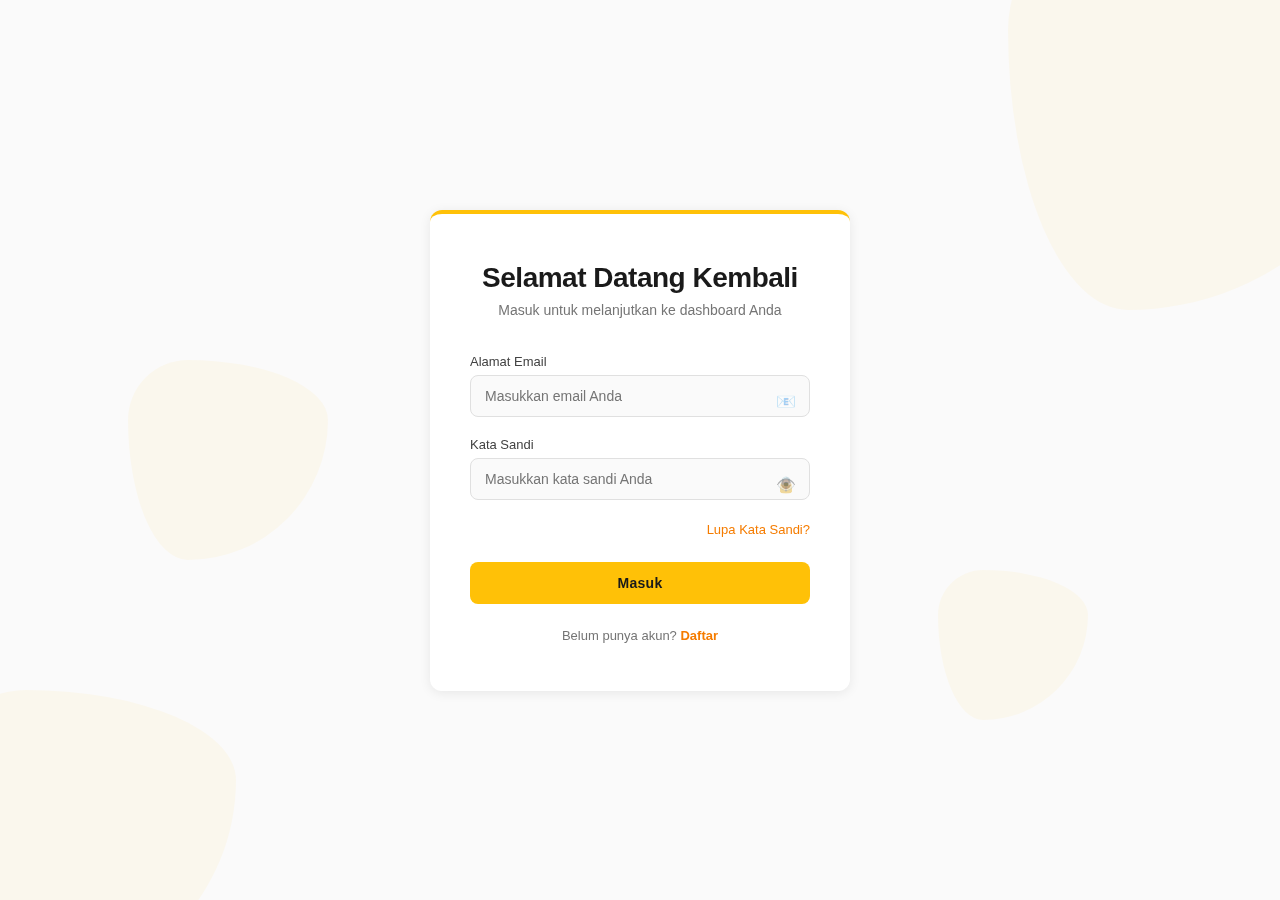
<file: index.html>
<!DOCTYPE html>
<html lang="id">
<head>
    <meta charset="UTF-8">
    <meta name="viewport" content="width=device-width, initial-scale=1.0">
    <title>Masuk - Dashboard UT</title>
    <link rel="stylesheet" href="css/login.css">
</head>
<body>
    <div class="container">
        <div class="login-box">
            <div class="login-header">
                <h1>Selamat Datang Kembali</h1>
                <p>Masuk untuk melanjutkan ke dashboard Anda</p>
            </div>
            
            <form id="loginForm" class="login-form">
                <div class="form-group">
                    <label for="email">Alamat Email</label>
                    <input type="email" id="email" name="email" placeholder="Masukkan email Anda" required>
                    <span class="input-icon">📧</span>
                </div>
                
                <div class="form-group">
                    <label for="password">Kata Sandi</label>
                    <input type="password" id="password" name="password" placeholder="Masukkan kata sandi Anda" required>
                    <span class="input-icon">🔒</span>
                    <span class="toggle-password" id="togglePassword">👁️</span>
                </div>
                
                <div class="error-message" id="errorMessage"></div>
                
                <div class="forgot-password">
                    <a href="#" id="forgotPasswordLink">Lupa Kata Sandi?</a>
                </div>
                
                <button type="submit" class="btn-login">
                    <span class="btn-text">Masuk</span>
                    <span class="btn-loader"></span>
                </button>
                
                <div class="signup-link">
                    Belum punya akun? <a href="#" id="signupLink">Daftar</a>
                </div>
            </form>
        </div>
        
        <!-- Signup Modal -->
        <div class="modal" id="signupModal">
            <div class="modal-content">
                <span class="close-modal" id="closeSignup">&times;</span>
                <h2>Buat Akun</h2>
                <p class="modal-subtitle">Bergabunglah dengan kami hari ini!</p>
                
                <form id="signupForm">
                    <div class="form-group">
                        <label for="signupName">Nama Lengkap</label>
                        <input type="text" id="signupName" placeholder="Masukkan nama Anda" required>
                    </div>
                    
                    <div class="form-group">
                        <label for="signupEmail">Alamat Email</label>
                        <input type="email" id="signupEmail" placeholder="Masukkan email Anda" required>
                    </div>
                    
                    <div class="form-group">
                        <label for="signupPassword">Kata Sandi</label>
                        <input type="password" id="signupPassword" placeholder="Buat kata sandi" required>
                    </div>
                    
                    <div class="form-group">
                        <label for="signupRole">Peran</label>
                        <select id="signupRole" required>
                            <option value="">Pilih peran Anda</option>
                            <option value="UPBJJ-UT">UPBJJ-UT</option>
                            <option value="Puslaba">Puslaba</option>
                            <option value="Fakultas">Fakultas</option>
                            <option value="Administrator">Administrator</option>
                        </select>
                    </div>
                    
                    <button type="submit" class="btn-login">Buat Akun</button>
                </form>
            </div>
        </div>
        
        <!-- Forgot Password Modal -->
        <div class="modal" id="forgotPasswordModal">
            <div class="modal-content">
                <span class="close-modal" id="closeForgot">&times;</span>
                <h2>Reset Kata Sandi</h2>
                <p class="modal-subtitle">Masukkan email Anda untuk menerima instruksi reset</p>
                
                <form id="forgotPasswordForm">
                    <div class="form-group">
                        <label for="forgotEmail">Alamat Email</label>
                        <input type="email" id="forgotEmail" placeholder="Masukkan email Anda" required>
                    </div>
                    
                    <button type="submit" class="btn-login">Kirim Link Reset</button>
                </form>
                
                <div id="forgotMessage" class="success-message"></div>
            </div>
        </div>
        
        <!-- Background Animation -->
        <div class="background-animation">
            <div class="shape shape-1"></div>
            <div class="shape shape-2"></div>
            <div class="shape shape-3"></div>
            <div class="shape shape-4"></div>
        </div>
    </div>
    
    <script src="js/data.js"></script>
    <script src="js/script.js"></script>
</body>
</html>
</file>
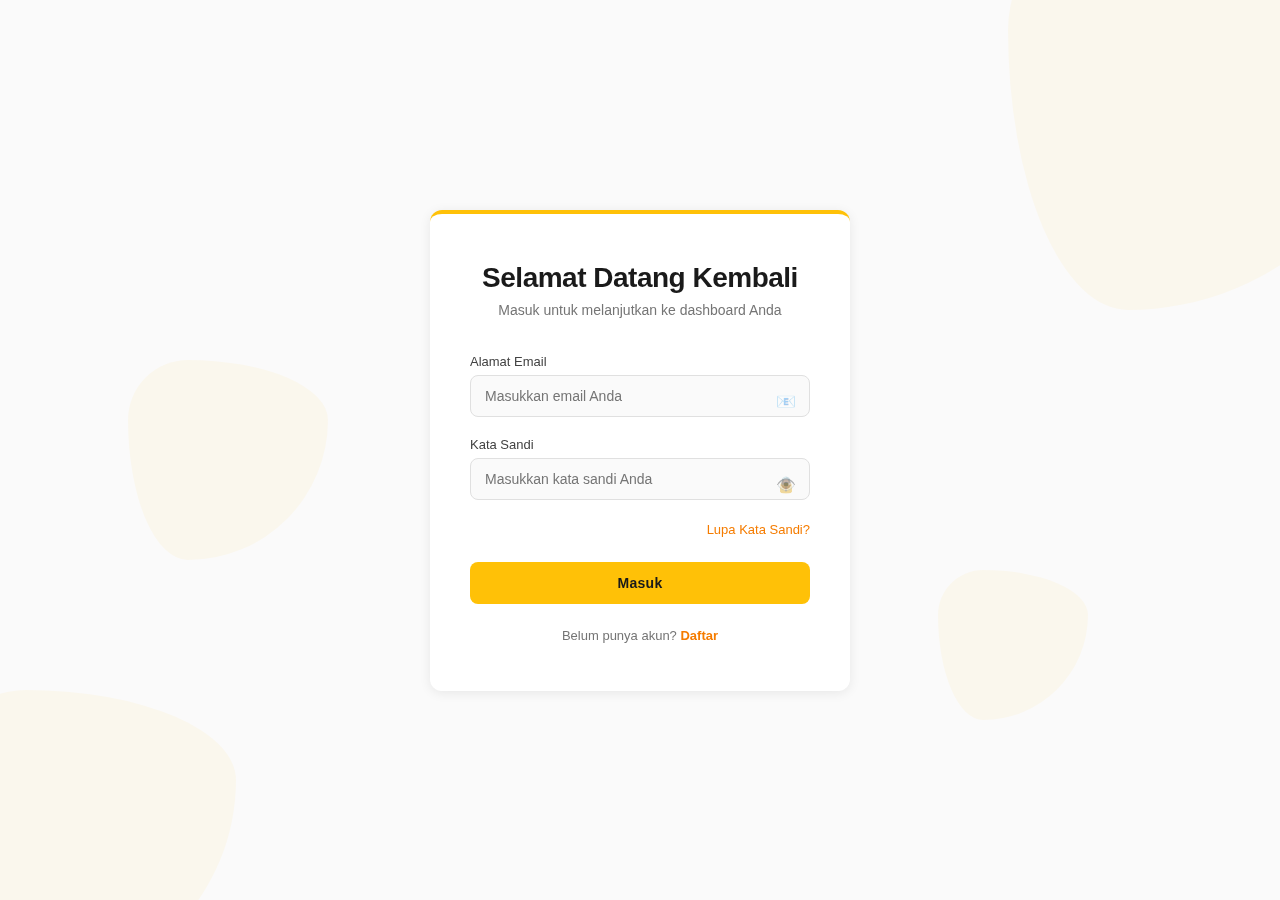
<file: dashboard.html>
<!DOCTYPE html>
<html lang="id">
<head>
    <meta charset="UTF-8">
    <meta name="viewport" content="width=device-width, initial-scale=1.0">
    <title>Dashboard - Sistem UT</title>
    <link rel="stylesheet" href="css/dashboard.css">
</head>
<body>
    <!-- Header -->
    <header class="header">
        <div class="header-container">
            <div class="logo">
                <span class="logo-icon">📚</span>
                <span class="logo-text">Sistem UT</span>
            </div>
            
            <nav class="main-nav" id="mainNav">
                <a href="dashboard.html" class="nav-link active">
                    <span class="nav-icon">🏠</span>
                    <span>Beranda</span>
                </a>
                <a href="stock.html" class="nav-link">
                    <span class="nav-icon">📖</span>
                    <span>Materi</span>
                </a>
                <a href="tracking.html" class="nav-link">
                    <span class="nav-icon">📦</span>
                    <span>Pelacakan</span>
                </a>
                <a href="#" class="nav-link" data-page="reports">
                    <span class="nav-icon">📊</span>
                    <span>Laporan</span>
                </a>
                <a href="#" class="nav-link" data-page="summary">
                    <span class="nav-icon">📋</span>
                    <span>Ringkasan</span>
                </a>
                <a href="#" class="nav-link" data-page="history">
                    <span class="nav-icon">🕒</span>
                    <span>Riwayat</span>
                </a>
            </nav>
            
            <button class="mobile-menu-toggle" id="mobileMenuToggle">
                <span></span>
                <span></span>
                <span></span>
            </button>
            
            <div class="header-right">
                <div class="user-info">
                    <span class="user-name" id="userName">Pengguna</span>
                    <span class="user-role" id="userRole">Peran</span>
                </div>
                <button class="logout-btn" id="logoutBtn">Keluar</button>
            </div>
        </div>
    </header>

    <!-- Main Content -->
    <main class="main-content" id="mainContent">
        <!-- Greeting Section -->
        <section class="greeting-section">
            <div class="greeting-content">
                <h1 class="greeting-title" id="greetingTitle">Selamat Pagi</h1>
                <p class="greeting-subtitle" id="greetingSubtitle">Selamat datang kembali, <span id="greetingName">Pengguna</span>!</p>
                <p class="greeting-date" id="greetingDate"></p>
            </div>
            <div class="greeting-icon">
                <span id="greetingEmoji">☀️</span>
            </div>
        </section>

        <!-- Dashboard Cards -->
        <section class="dashboard-cards">
            <div class="card card-primary" onclick="window.location.href='stock.html'">
                <div class="card-icon">📖</div>
                <div class="card-content">
                    <h3>Materi Pembelajaran</h3>
                    <p>Lihat dan kelola materi pengajaran</p>
                </div>
                <div class="card-arrow">→</div>
            </div>

            <div class="card card-secondary" onclick="window.location.href='tracking.html'">
                <div class="card-icon">📦</div>
                <div class="card-content">
                    <h3>Pelacakan Pengiriman</h3>
                    <p>Lacak kiriman Anda</p>
                </div>
                <div class="card-arrow">→</div>
            </div>

            <div class="card card-accent" data-page="reports">
                <div class="card-icon">📊</div>
                <div class="card-content">
                    <h3>Laporan</h3>
                    <p>Buat dan lihat laporan</p>
                </div>
                <div class="card-arrow">→</div>
            </div>

            <div class="card card-info" data-page="monitoring">
                <div class="card-icon">📈</div>
                <div class="card-content">
                    <h3>Pemantauan Progres</h3>
                    <p>Lacak progres pesanan pengiriman</p>
                </div>
                <div class="card-arrow">→</div>
            </div>

            <div class="card card-success" data-page="summary">
                <div class="card-icon">📋</div>
                <div class="card-content">
                    <h3>Ringkasan Materi</h3>
                    <p>Lihat statistik materi</p>
                </div>
                <div class="card-arrow">→</div>
            </div>

            <div class="card card-warning" data-page="history">
                <div class="card-icon">🕒</div>
                <div class="card-content">
                    <h3>Riwayat Transaksi</h3>
                    <p>Lihat transaksi sebelumnya</p>
                </div>
                <div class="card-arrow">→</div>
            </div>
        </section>

        <!-- Quick Stats -->
        <section class="quick-stats">
            <h2 class="section-title">Gambaran Umum</h2>
            <div class="stats-grid">
                <div class="stat-card">
                    <div class="stat-icon">📦</div>
                    <div class="stat-info">
                        <p class="stat-label">Total Materi</p>
                        <p class="stat-value" id="totalMaterials">0</p>
                    </div>
                </div>
                <div class="stat-card">
                    <div class="stat-icon">✅</div>
                    <div class="stat-info">
                        <p class="stat-label">Terkirim</p>
                        <p class="stat-value" id="deliveredCount">0</p>
                    </div>
                </div>
                <div class="stat-card">
                    <div class="stat-icon">🚚</div>
                    <div class="stat-info">
                        <p class="stat-label">Dalam Perjalanan</p>
                        <p class="stat-value" id="inTransitCount">0</p>
                    </div>
                </div>
                <div class="stat-card">
                    <div class="stat-icon">📊</div>
                    <div class="stat-info">
                        <p class="stat-label">Total Stok</p>
                        <p class="stat-value" id="totalStock">0</p>
                    </div>
                </div>
            </div>
        </section>

        <!-- Recent Materials -->
        <section class="recent-materials">
            <h2 class="section-title">Materi Terbaru</h2>
            <div class="materials-preview" id="materialsPreview">
                <!-- Material preview will be inserted here -->
            </div>
        </section>
    </main>

    <script src="js/data.js"></script>
    <script src="js/dashboard.js"></script>
</body>
</html>
</file>
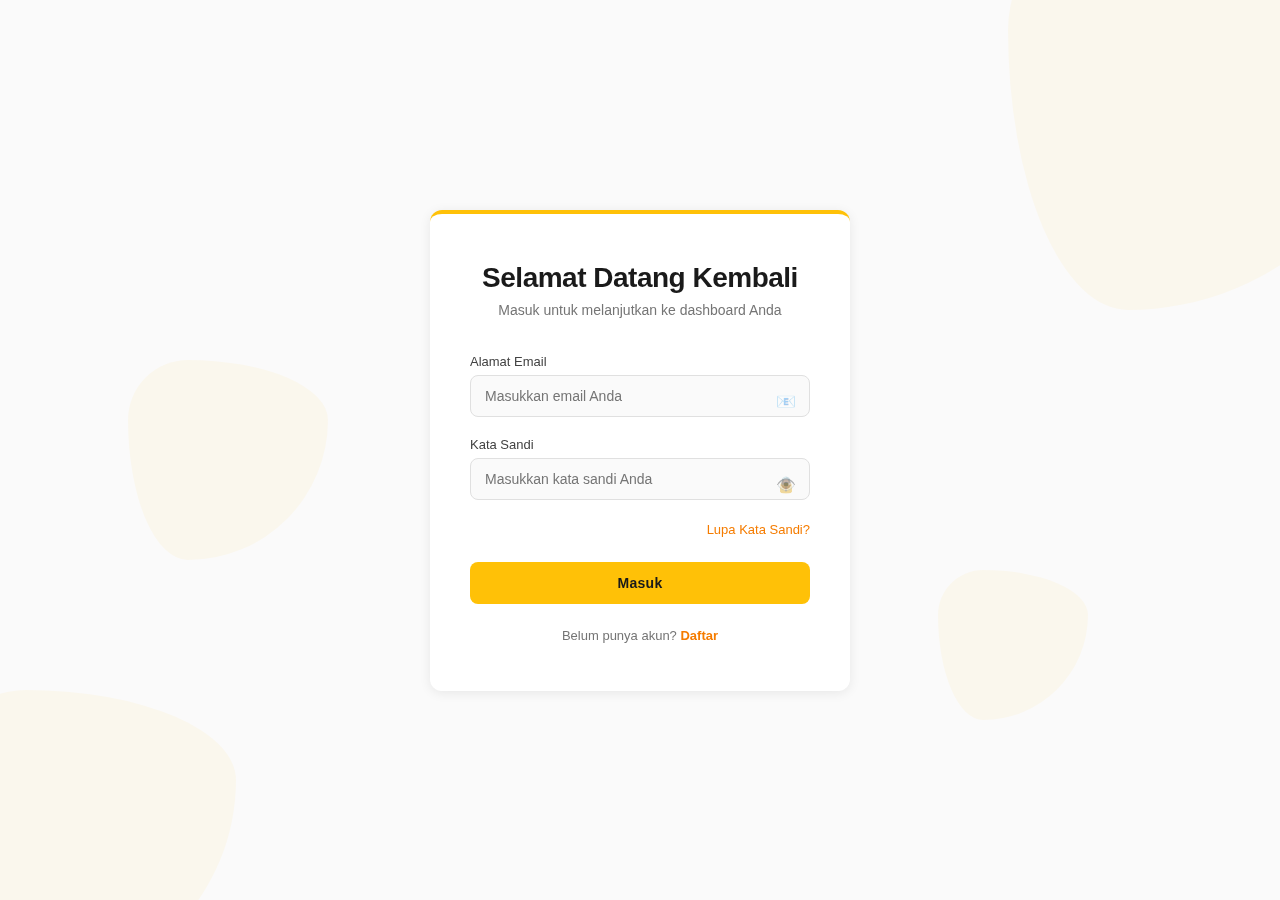
<file: stock.html>
<!DOCTYPE html>
<html lang="id">
<head>
    <meta charset="UTF-8">
    <meta name="viewport" content="width=device-width, initial-scale=1.0">
    <title>Materi Pembelajaran - Sistem UT</title>
    <link rel="stylesheet" href="css/dashboard.css">
    <link rel="stylesheet" href="css/stock.css">
</head>
<body>
    <!-- Header -->
    <header class="header">
        <div class="header-container">
            <div class="logo">
                <span class="logo-icon">📚</span>
                <span class="logo-text">Sistem UT</span>
            </div>
            
            <nav class="main-nav" id="mainNav">
                <a href="dashboard.html" class="nav-link">
                    <span class="nav-icon">🏠</span>
                    <span>Beranda</span>
                </a>
                <a href="stock.html" class="nav-link active">
                    <span class="nav-icon">📖</span>
                    <span>Materi</span>
                </a>
                <a href="tracking.html" class="nav-link">
                    <span class="nav-icon">📦</span>
                    <span>Pelacakan</span>
                </a>
                <a href="#" class="nav-link" data-page="reports">
                    <span class="nav-icon">📊</span>
                    <span>Laporan</span>
                </a>
                <a href="#" class="nav-link" data-page="summary">
                    <span class="nav-icon">📋</span>
                    <span>Ringkasan</span>
                </a>
                <a href="#" class="nav-link" data-page="history">
                    <span class="nav-icon">🕒</span>
                    <span>Riwayat</span>
                </a>
            </nav>
            
            <button class="mobile-menu-toggle" id="mobileMenuToggle">
                <span></span>
                <span></span>
                <span></span>
            </button>
            
            <div class="header-right">
                <div class="user-info">
                    <span class="user-name" id="userName">Pengguna</span>
                    <span class="user-role" id="userRole">Peran</span>
                </div>
                <button class="logout-btn" id="logoutBtn">Keluar</button>
            </div>
        </div>
    </header>

    <!-- Main Content -->
    <main class="main-content">
        <div class="page-header">
            <div>
                <h1>📖 Stok Materi Pembelajaran</h1>
                <p>Kelola inventori materi pengajaran Anda</p>
            </div>
            <button class="btn-add" id="btnAddMaterial">
                <span>➕</span>
                Tambah Materi Baru
            </button>
        </div>

        <!-- Search and Filter -->
        <section class="toolbar">
            <div class="search-box">
                <input 
                    type="text" 
                    id="searchInput" 
                    placeholder="Cari materi..."
                    class="search-input"
                >
            </div>
            <div class="filter-box">
                <select id="filterLocation" class="filter-select">
                    <option value="">Semua Lokasi</option>
                </select>
            </div>
        </section>

        <!-- Materials Grid -->
        <section class="materials-grid" id="materialsGrid">
            <!-- Material cards will be inserted here -->
        </section>

        <!-- No Results -->
        <section class="no-materials" id="noMaterials" style="display: none;">
            <div class="no-materials-icon">📭</div>
            <h3>Materi tidak ditemukan</h3>
            <p>Coba sesuaikan pencarian atau filter Anda</p>
        </section>
    </main>

    <!-- Add/Edit Material Dialog -->
    <div class="dialog-overlay" id="dialogOverlay">
        <div class="dialog" role="dialog" aria-modal="true">
            <div class="dialog-header">
                <h2 id="dialogTitle">Tambah Materi Baru</h2>
                <button class="dialog-close" id="dialogClose" aria-label="Tutup">×</button>
            </div>
            
            <form id="materialForm" class="dialog-content">
                <div class="form-grid">
                    <div class="form-field">
                        <label for="itemCode">Kode Item *</label>
                        <input type="text" id="itemCode" required placeholder="cth., ASIP4301">
                    </div>
                    
                    <div class="form-field">
                        <label for="locationCode">Kode Lokasi *</label>
                        <input type="text" id="locationCode" required placeholder="cth., 0TMP01">
                    </div>
                    
                    <div class="form-field full-width">
                        <label for="itemName">Nama Materi *</label>
                        <input type="text" id="itemName" required placeholder="cth., Pengantar Ilmu Komunikasi">
                    </div>
                    
                    <div class="form-field">
                        <label for="itemType">Tipe *</label>
                        <select id="itemType" required>
                            <option value="">Pilih tipe</option>
                            <option value="BMP">BMP</option>
                            <option value="Non-BMP">Non-BMP</option>
                            <option value="Modul">Modul</option>
                        </select>
                    </div>
                    
                    <div class="form-field">
                        <label for="edition">Edisi *</label>
                        <input type="number" id="edition" required min="1" placeholder="cth., 2">
                    </div>
                    
                    <div class="form-field">
                        <label for="stock">Jumlah Stok *</label>
                        <input type="number" id="stock" required min="0" placeholder="cth., 548">
                    </div>
                    
                    <div class="form-field">
                        <label for="cover">Gambar Sampul</label>
                        <input type="text" id="cover" placeholder="img/cover.jpg">
                    </div>
                </div>
                
                <div class="dialog-footer">
                    <button type="button" class="btn-secondary" id="btnCancel">Batal</button>
                    <button type="submit" class="btn-primary" id="btnSubmit">
                        <span id="submitText">Tambah Materi</span>
                    </button>
                </div>
            </form>
        </div>
    </div>

    <!-- Delete Confirmation Dialog -->
    <div class="dialog-overlay" id="deleteDialogOverlay">
        <div class="dialog dialog-small" role="dialog" aria-modal="true">
            <div class="dialog-header">
                <h2>Konfirmasi Hapus</h2>
                <button class="dialog-close" id="deleteDialogClose" aria-label="Tutup">×</button>
            </div>
            
            <div class="dialog-content">
                <p class="delete-message">Apakah Anda yakin ingin menghapus materi ini?</p>
                <p class="delete-details" id="deleteDetails"></p>
                
                <div class="dialog-footer">
                    <button type="button" class="btn-secondary" id="btnCancelDelete">Batal</button>
                    <button type="button" class="btn-danger" id="btnConfirmDelete">Hapus</button>
                </div>
            </div>
        </div>
    </div>

    <!-- Place Order Dialog -->
    <div class="dialog-overlay" id="orderDialogOverlay">
        <div class="dialog" role="dialog" aria-modal="true">
            <div class="dialog-header">
                <h2>📦 Buat Pesanan</h2>
                <button class="dialog-close" id="orderDialogClose" aria-label="Tutup">×</button>
            </div>
            
            <form id="orderForm" class="dialog-content">
                <div class="order-material-info" id="orderMaterialInfo">
                    <!-- Material info will be inserted here -->
                </div>
                
                <div class="form-grid">
                    <div class="form-field full-width">
                        <label for="customerName">Nama Pelanggan *</label>
                        <input type="text" id="customerName" required placeholder="Masukkan nama pelanggan">
                    </div>
                    
                    <div class="form-field">
                        <label for="customerEmail">Email *</label>
                        <input type="email" id="customerEmail" required placeholder="pelanggan@contoh.com">
                    </div>
                    
                    <div class="form-field">
                        <label for="customerPhone">Nomor Telepon *</label>
                        <input type="tel" id="customerPhone" required placeholder="+62 xxx xxxx xxxx">
                    </div>
                    
                    <div class="form-field">
                        <label for="orderQuantity">Jumlah *</label>
                        <input type="number" id="orderQuantity" required min="1" placeholder="Masukkan jumlah">
                    </div>
                    
                    <div class="form-field full-width">
                        <label for="deliveryAddress">Alamat Pengiriman *</label>
                        <textarea id="deliveryAddress" required placeholder="Masukkan alamat pengiriman lengkap" rows="3" style="resize: vertical; font-family: inherit;"></textarea>
                    </div>
                    
                    <div class="form-field full-width">
                        <label for="orderNotes">Catatan (Opsional)</label>
                        <textarea id="orderNotes" placeholder="Instruksi khusus atau catatan" rows="2" style="resize: vertical; font-family: inherit;"></textarea>
                    </div>
                </div>
                
                <div class="dialog-footer">
                    <button type="button" class="btn-secondary" id="btnCancelOrder">Batal</button>
                    <button type="submit" class="btn-primary">Kirim Pesanan</button>
                </div>
            </form>
        </div>
    </div>

    <script src="js/data.js"></script>
    <script src="js/stock.js"></script>
</body>
</html>
</file>
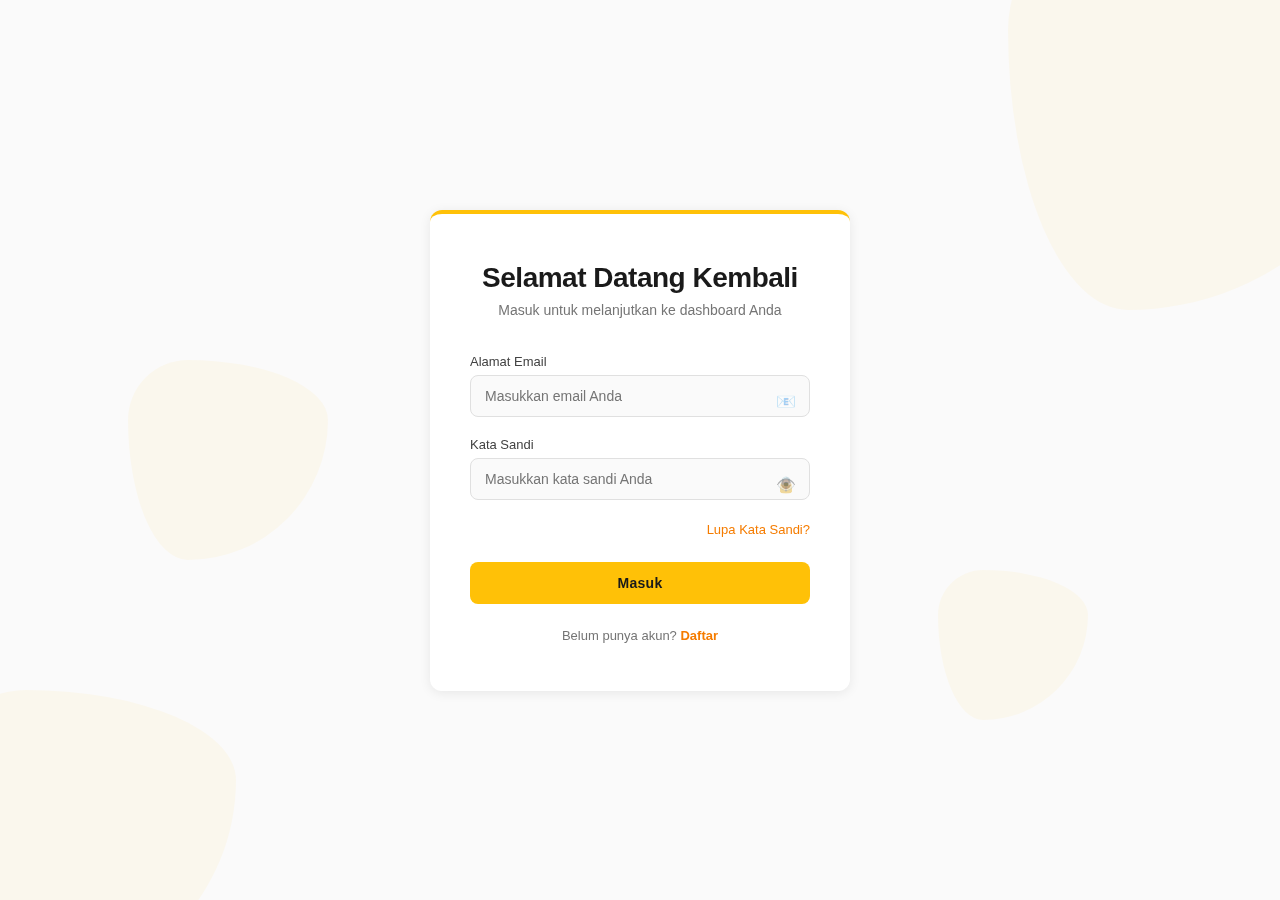
<file: tracking.html>
<!DOCTYPE html>
<html lang="id">
<head>
    <meta charset="UTF-8">
    <meta name="viewport" content="width=device-width, initial-scale=1.0">
    <title>Pelacakan Pengiriman - Sistem UT</title>
    <link rel="stylesheet" href="css/dashboard.css">
    <link rel="stylesheet" href="css/tracking.css">
</head>
<body>
    <!-- Header -->
    <header class="header">
        <div class="header-container">
            <div class="logo">
                <span class="logo-icon">📚</span>
                <span class="logo-text">Sistem UT</span>
            </div>
            
            <nav class="main-nav" id="mainNav">
                <a href="dashboard.html" class="nav-link">
                    <span class="nav-icon">🏠</span>
                    <span>Beranda</span>
                </a>
                <a href="stock.html" class="nav-link">
                    <span class="nav-icon">📖</span>
                    <span>Materi</span>
                </a>
                <a href="tracking.html" class="nav-link active">
                    <span class="nav-icon">📦</span>
                    <span>Pelacakan</span>
                </a>
                <a href="#" class="nav-link" data-page="reports">
                    <span class="nav-icon">📊</span>
                    <span>Laporan</span>
                </a>
                <a href="#" class="nav-link" data-page="summary">
                    <span class="nav-icon">📋</span>
                    <span>Ringkasan</span>
                </a>
                <a href="#" class="nav-link" data-page="history">
                    <span class="nav-icon">🕒</span>
                    <span>Riwayat</span>
                </a>
            </nav>
            
            <button class="mobile-menu-toggle" id="mobileMenuToggle">
                <span></span>
                <span></span>
                <span></span>
            </button>
            
            <div class="header-right">
                <div class="user-info">
                    <span class="user-name" id="userName">Pengguna</span>
                    <span class="user-role" id="userRole">Peran</span>
                </div>
                <button class="logout-btn" id="logoutBtn">Keluar</button>
            </div>
        </div>
    </header>

    <!-- Main Content -->
    <main class="main-content">
        <div class="page-header">
            <h1>📦 Pelacakan Pengiriman</h1>
            <p>Lacak pesanan pengiriman Anda</p>
        </div>

        <!-- Search Section -->
        <section class="search-section">
            <div class="search-box">
                <input 
                    type="text" 
                    id="trackingInput" 
                    placeholder="Masukkan nomor pelacakan atau nama..."
                    class="search-input"
                >
                <button id="searchBtn" class="search-btn">Cari</button>
            </div>
        </section>

        <!-- Tracking Result -->
        <section class="tracking-result" id="trackingResult" style="display: none;">
            <div class="result-card">
                <div class="result-header">
                    <div class="result-info">
                        <h2 id="resultOrderNumber">DO #2023001234</h2>
                        <p id="resultName">Penerima: Rina Wulandari</p>
                    </div>
                    <div class="status-badge" id="statusBadge">Dalam Perjalanan</div>
                </div>
                
                <div class="result-details">
                    <div class="detail-item">
                        <span class="detail-label">Kurir</span>
                        <span class="detail-value" id="resultCourier">JNE</span>
                    </div>
                    <div class="detail-item">
                        <span class="detail-label">Tanggal Kirim</span>
                        <span class="detail-value" id="resultDate">2025-08-25</span>
                    </div>
                    <div class="detail-item">
                        <span class="detail-label">Paket</span>
                        <span class="detail-value" id="resultPackage">0JKT01</span>
                    </div>
                    <div class="detail-item">
                        <span class="detail-label">Total</span>
                        <span class="detail-value" id="resultTotal">Rp 180,000</span>
                    </div>
                </div>

                <div class="tracking-timeline" id="trackingTimeline">
                    <!-- Timeline items will be inserted here -->
                </div>
            </div>
        </section>

        <!-- No Results Message -->
        <section class="no-results" id="noResults" style="display: none;">
            <div class="no-results-icon">🔍</div>
            <h3>Informasi pelacakan tidak ditemukan</h3>
            <p>Silakan periksa nomor pelacakan Anda dan coba lagi</p>
        </section>

        <!-- All Orders List -->
        <section class="all-orders">
            <h2 class="section-title">Semua Pesanan Pengiriman</h2>
            <div class="orders-grid" id="ordersGrid">
                <!-- Orders will be inserted here -->
            </div>
        </section>
    </main>

    <script src="js/data.js"></script>
    <script src="js/tracking.js"></script>
</body>
</html>
</file>
<file: css/login.css>
* {
    margin: 0;
    padding: 0;
    box-sizing: border-box;
}

body {
    font-family: 'Inter', 'Segoe UI', Tahoma, Geneva, Verdana, sans-serif;
    background: #fafafa;
    min-height: 100vh;
    display: flex;
    align-items: center;
    justify-content: center;
    overflow: hidden;
}

.container {
    position: relative;
    width: 100%;
    min-height: 100vh;
    display: flex;
    align-items: center;
    justify-content: center;
    padding: 20px;
}

/* Background Animation */
.background-animation {
    position: fixed;
    top: 0;
    left: 0;
    width: 100%;
    height: 100%;
    overflow: hidden;
    z-index: 0;
}

.shape {
    position: absolute;
    border-radius: 30% 70% 70% 30% / 30% 30% 70% 70%;
    background: rgba(255, 193, 7, 0.05);
    animation: float 25s infinite ease-in-out;
}

.shape-1 {
    width: 400px;
    height: 400px;
    top: -10%;
    right: -10%;
    animation-delay: 0s;
}

.shape-2 {
    width: 300px;
    height: 300px;
    bottom: -10%;
    left: -5%;
    animation-delay: 5s;
}

.shape-3 {
    width: 200px;
    height: 200px;
    top: 40%;
    left: 10%;
    animation-delay: 10s;
}

.shape-4 {
    width: 150px;
    height: 150px;
    bottom: 20%;
    right: 15%;
    animation-delay: 15s;
}

@keyframes float {
    0%, 100% {
        transform: translate(0, 0) rotate(0deg);
        border-radius: 30% 70% 70% 30% / 30% 30% 70% 70%;
    }
    33% {
        transform: translate(20px, -20px) rotate(120deg);
        border-radius: 70% 30% 50% 50% / 30% 70% 70% 30%;
    }
    66% {
        transform: translate(-20px, 10px) rotate(240deg);
        border-radius: 50% 50% 30% 70% / 70% 30% 30% 70%;
    }
}

/* Login Box */
.login-box {
    position: relative;
    z-index: 1;
    background: #ffffff;
    padding: 48px 40px;
    border-radius: 12px;
    box-shadow: 0 2px 12px rgba(0, 0, 0, 0.08);
    width: 100%;
    max-width: 420px;
    animation: slideIn 0.5s ease-out;
    border-top: 4px solid #FFC107;
}

@keyframes slideIn {
    from {
        opacity: 0;
        transform: translateY(-20px);
    }
    to {
        opacity: 1;
        transform: translateY(0);
    }
}

.login-header {
    text-align: center;
    margin-bottom: 36px;
}

.login-header h1 {
    color: #1a1a1a;
    font-size: 28px;
    font-weight: 600;
    margin-bottom: 8px;
    letter-spacing: -0.5px;
    animation: fadeInDown 0.6s ease-out;
}

.login-header p {
    color: #757575;
    font-size: 14px;
    font-weight: 400;
    animation: fadeInDown 0.8s ease-out;
}

@keyframes fadeInDown {
    from {
        opacity: 0;
        transform: translateY(-20px);
    }
    to {
        opacity: 1;
        transform: translateY(0);
    }
}

/* Form Styles */
.login-form {
    animation: fadeIn 0.8s ease-out;
}

@keyframes fadeIn {
    from {
        opacity: 0;
    }
    to {
        opacity: 1;
    }
}

.form-group {
    position: relative;
    margin-bottom: 20px;
}

.form-group label {
    display: block;
    color: #424242;
    font-size: 13px;
    font-weight: 500;
    margin-bottom: 6px;
}

.form-group input,
.form-group select {
    width: 100%;
    padding: 12px 40px 12px 14px;
    border: 1px solid #e0e0e0;
    border-radius: 8px;
    font-size: 14px;
    transition: all 0.2s ease;
    outline: none;
    background: #fafafa;
    color: #1a1a1a;
}

.form-group input:focus,
.form-group select:focus {
    border-color: #FFC107;
    background: #ffffff;
    box-shadow: 0 0 0 3px rgba(255, 193, 7, 0.1);
}

.input-icon {
    position: absolute;
    right: 14px;
    top: 38px;
    font-size: 16px;
    pointer-events: none;
    opacity: 0.4;
}

.toggle-password {
    position: absolute;
    right: 14px;
    top: 38px;
    font-size: 16px;
    cursor: pointer;
    user-select: none;
    transition: opacity 0.2s ease;
    opacity: 0.5;
}

.toggle-password:hover {
    opacity: 1;
}

/* Error Message */
.error-message {
    background: #fff3e0;
    color: #e65100;
    padding: 10px 14px;
    border-radius: 6px;
    margin-bottom: 16px;
    font-size: 13px;
    display: none;
    animation: shake 0.4s ease;
    border-left: 3px solid #ff6f00;
}

.error-message.show {
    display: block;
}

@keyframes shake {
    0%, 100% { transform: translateX(0); }
    10%, 30%, 50%, 70%, 90% { transform: translateX(-8px); }
    20%, 40%, 60%, 80% { transform: translateX(8px); }
}

.success-message {
    background: #fffde7;
    color: #f57f17;
    padding: 10px 14px;
    border-radius: 6px;
    margin-top: 16px;
    font-size: 13px;
    display: none;
    animation: slideDown 0.4s ease;
    border-left: 3px solid #FFC107;
}

.success-message.show {
    display: block;
}

@keyframes slideDown {
    from {
        opacity: 0;
        transform: translateY(-10px);
    }
    to {
        opacity: 1;
        transform: translateY(0);
    }
}

/* Forgot Password */
.forgot-password {
    text-align: right;
    margin-bottom: 24px;
}

.forgot-password a {
    color: #F57C00;
    text-decoration: none;
    font-size: 13px;
    font-weight: 500;
    transition: color 0.2s ease;
}

.forgot-password a:hover {
    color: #E65100;
}

/* Button */
.btn-login {
    width: 100%;
    padding: 13px;
    background: #FFC107;
    color: #1a1a1a;
    border: none;
    border-radius: 8px;
    font-size: 14px;
    font-weight: 600;
    cursor: pointer;
    transition: all 0.2s ease;
    position: relative;
    overflow: hidden;
    letter-spacing: 0.3px;
}

.btn-login:hover {
    background: #FFB300;
    box-shadow: 0 4px 12px rgba(255, 193, 7, 0.3);
}

.btn-login:active {
    transform: scale(0.98);
}

.btn-login.loading {
    pointer-events: none;
    opacity: 0.7;
}

.btn-login.loading .btn-text {
    opacity: 0;
}

.btn-loader {
    display: none;
    position: absolute;
    top: 50%;
    left: 50%;
    transform: translate(-50%, -50%);
    width: 18px;
    height: 18px;
    border: 2px solid rgba(26, 26, 26, 0.2);
    border-top-color: #1a1a1a;
    border-radius: 50%;
    animation: spin 0.6s linear infinite;
}

.btn-login.loading .btn-loader {
    display: block;
}

@keyframes spin {
    to { transform: translate(-50%, -50%) rotate(360deg); }
}

/* Signup Link */
.signup-link {
    text-align: center;
    margin-top: 24px;
    color: #757575;
    font-size: 13px;
}

.signup-link a {
    color: #F57C00;
    text-decoration: none;
    font-weight: 600;
    transition: color 0.2s ease;
}

.signup-link a:hover {
    color: #E65100;
}

/* Modal */
.modal {
    display: none;
    position: fixed;
    z-index: 1000;
    left: 0;
    top: 0;
    width: 100%;
    height: 100%;
    background-color: rgba(0, 0, 0, 0.5);
    animation: fadeIn 0.2s ease;
}

.modal.show {
    display: flex;
    align-items: center;
    justify-content: center;
}

.modal-content {
    background: white;
    padding: 36px;
    border-radius: 12px;
    width: 90%;
    max-width: 420px;
    position: relative;
    animation: modalSlideIn 0.3s ease-out;
    max-height: 90vh;
    overflow-y: auto;
    border-top: 4px solid #FFC107;
    box-shadow: 0 4px 24px rgba(0, 0, 0, 0.12);
}

@keyframes modalSlideIn {
    from {
        opacity: 0;
        transform: scale(0.95) translateY(-20px);
    }
    to {
        opacity: 1;
        transform: scale(1) translateY(0);
    }
}

.close-modal {
    position: absolute;
    right: 16px;
    top: 16px;
    font-size: 24px;
    font-weight: normal;
    color: #9e9e9e;
    cursor: pointer;
    transition: color 0.2s ease;
    line-height: 1;
}

.close-modal:hover {
    color: #424242;
}

.modal-content h2 {
    color: #1a1a1a;
    margin-bottom: 8px;
    font-size: 24px;
    font-weight: 600;
    letter-spacing: -0.5px;
}

.modal-subtitle {
    color: #757575;
    margin-bottom: 28px;
    font-size: 13px;
}

/* Responsive */
@media (max-width: 768px) {
    .login-box {
        padding: 36px 28px;
    }
    
    .login-header h1 {
        font-size: 24px;
    }
    
    .modal-content {
        padding: 28px 24px;
    }
}

@media (max-width: 480px) {
    .login-box {
        padding: 28px 20px;
    }
    
    .login-header h1 {
        font-size: 22px;
    }
    
    .shape {
        opacity: 0.5;
    }
}
</file>
<file: css/dashboard.css>
* {
    margin: 0;
    padding: 0;
    box-sizing: border-box;
}

body {
    font-family: 'Inter', 'Segoe UI', Tahoma, Geneva, Verdana, sans-serif;
    background: #f5f5f5;
    color: #1a1a1a;
}

/* Header */
.header {
    background: #ffffff;
    border-bottom: 1px solid #e0e0e0;
    position: fixed;
    top: 0;
    left: 0;
    right: 0;
    z-index: 100;
    box-shadow: 0 2px 8px rgba(0, 0, 0, 0.05);
}

.header-container {
    display: flex;
    align-items: center;
    justify-content: space-between;
    padding: 0 24px;
    max-width: 100%;
    height: 64px;
}

.logo {
    display: flex;
    align-items: center;
    gap: 12px;
    font-size: 20px;
    font-weight: 600;
    color: #1a1a1a;
}

.logo-icon {
    font-size: 28px;
}

/* Main Navigation */
.main-nav {
    display: flex;
    align-items: center;
    gap: 8px;
    flex: 1;
    justify-content: center;
    max-width: 800px;
}

.nav-link {
    display: flex;
    align-items: center;
    gap: 6px;
    padding: 10px 16px;
    border-radius: 8px;
    text-decoration: none;
    color: #616161;
    font-size: 14px;
    font-weight: 500;
    transition: all 0.2s ease;
    position: relative;
}

.nav-link:hover {
    background: #fafafa;
    color: #1a1a1a;
}

.nav-link.active {
    background: #fff8e1;
    color: #F57C00;
}

.nav-link.active::after {
    content: '';
    position: absolute;
    bottom: -1px;
    left: 0;
    right: 0;
    height: 3px;
    background: #FFC107;
}

.nav-icon {
    font-size: 18px;
}

.mobile-menu-toggle {
    display: none;
    flex-direction: column;
    gap: 4px;
    background: none;
    border: none;
    cursor: pointer;
    padding: 8px;
    order: -1;
}

.mobile-menu-toggle span {
    width: 24px;
    height: 3px;
    background: #1a1a1a;
    border-radius: 2px;
    transition: all 0.3s ease;
}

.mobile-menu-toggle.active span:nth-child(1) {
    transform: rotate(45deg) translate(6px, 6px);
}

.mobile-menu-toggle.active span:nth-child(2) {
    opacity: 0;
}

.mobile-menu-toggle.active span:nth-child(3) {
    transform: rotate(-45deg) translate(6px, -6px);
}

.header-right {
    display: flex;
    align-items: center;
    gap: 20px;
}

.user-info {
    display: flex;
    flex-direction: column;
    align-items: flex-end;
}

.user-name {
    font-size: 14px;
    font-weight: 600;
    color: #1a1a1a;
}

.user-role {
    font-size: 12px;
    color: #757575;
}

.logout-btn {
    padding: 8px 20px;
    background: #fff3e0;
    color: #F57C00;
    border: 1px solid #FFE0B2;
    border-radius: 6px;
    font-size: 14px;
    font-weight: 600;
    cursor: pointer;
    transition: all 0.2s ease;
}

.logout-btn:hover {
    background: #FFC107;
    color: #1a1a1a;
    border-color: #FFC107;
}

/* Main Content */
.main-content {
    margin-top: 64px;
    padding: 32px 24px;
    min-height: calc(100vh - 64px);
}

/* Greeting Section */
.greeting-section {
    background: linear-gradient(135deg, #FFC107 0%, #FFB300 100%);
    border-radius: 12px;
    padding: 32px;
    margin-bottom: 32px;
    display: flex;
    justify-content: space-between;
    align-items: center;
    box-shadow: 0 4px 16px rgba(255, 193, 7, 0.2);
    animation: slideDown 0.5s ease;
}

@keyframes slideDown {
    from {
        opacity: 0;
        transform: translateY(-20px);
    }
    to {
        opacity: 1;
        transform: translateY(0);
    }
}

.greeting-content {
    flex: 1;
}

.greeting-title {
    font-size: 32px;
    font-weight: 700;
    color: #1a1a1a;
    margin-bottom: 8px;
}

.greeting-subtitle {
    font-size: 16px;
    color: #424242;
    margin-bottom: 4px;
}

.greeting-subtitle span {
    font-weight: 600;
}

.greeting-date {
    font-size: 14px;
    color: #616161;
}

.greeting-icon {
    font-size: 80px;
    opacity: 0.9;
}

/* Dashboard Cards */
.dashboard-cards {
    display: grid;
    grid-template-columns: repeat(auto-fit, minmax(300px, 1fr));
    gap: 20px;
    margin-bottom: 32px;
    animation: fadeIn 0.6s ease;
}

@keyframes fadeIn {
    from {
        opacity: 0;
    }
    to {
        opacity: 1;
    }
}

.card {
    background: #ffffff;
    border-radius: 12px;
    padding: 24px;
    display: flex;
    align-items: center;
    gap: 16px;
    cursor: pointer;
    transition: all 0.3s ease;
    border: 1px solid #e0e0e0;
    position: relative;
    overflow: hidden;
}

.card::before {
    content: '';
    position: absolute;
    top: 0;
    left: 0;
    width: 100%;
    height: 4px;
    background: #FFC107;
    transform: scaleX(0);
    transform-origin: left;
    transition: transform 0.3s ease;
}

.card:hover::before {
    transform: scaleX(1);
}

.card:hover {
    transform: translateY(-4px);
    box-shadow: 0 8px 24px rgba(0, 0, 0, 0.1);
}

.card-icon {
    font-size: 36px;
    flex-shrink: 0;
}

.card-content {
    flex: 1;
}

.card-content h3 {
    font-size: 16px;
    font-weight: 600;
    color: #1a1a1a;
    margin-bottom: 4px;
}

.card-content p {
    font-size: 13px;
    color: #757575;
}

.card-arrow {
    font-size: 24px;
    color: #bdbdbd;
    transition: all 0.3s ease;
}

.card:hover .card-arrow {
    color: #FFC107;
    transform: translateX(4px);
}

/* Card Variants */
.card-primary::before { background: #FFC107; }
.card-secondary::before { background: #FFB300; }
.card-accent::before { background: #FFA726; }
.card-info::before { background: #FFD54F; }
.card-success::before { background: #FFCA28; }
.card-warning::before { background: #FFB74D; }

/* Quick Stats */
.quick-stats {
    animation: fadeIn 0.8s ease;
}

.section-title {
    font-size: 20px;
    font-weight: 600;
    color: #1a1a1a;
    margin-bottom: 20px;
}

.stats-grid {
    display: grid;
    grid-template-columns: repeat(auto-fit, minmax(240px, 1fr));
    gap: 20px;
}

.stat-card {
    background: #ffffff;
    border-radius: 12px;
    padding: 24px;
    display: flex;
    align-items: center;
    gap: 16px;
    border: 1px solid #e0e0e0;
    transition: all 0.3s ease;
}

.stat-card:hover {
    box-shadow: 0 4px 16px rgba(0, 0, 0, 0.08);
    transform: translateY(-2px);
}

.stat-icon {
    font-size: 40px;
    background: #fff8e1;
    width: 64px;
    height: 64px;
    border-radius: 12px;
    display: flex;
    align-items: center;
    justify-content: center;
}

.stat-info {
    flex: 1;
}

.stat-label {
    font-size: 13px;
    color: #757575;
    margin-bottom: 4px;
}

.stat-value {
    font-size: 28px;
    font-weight: 700;
    color: #1a1a1a;
}

/* Responsive Design */
@media (max-width: 1024px) {
    .main-nav {
        position: fixed;
        top: 64px;
        left: 0;
        right: 0;
        background: white;
        flex-direction: column;
        align-items: stretch;
        padding: 12px;
        box-shadow: 0 4px 12px rgba(0, 0, 0, 0.1);
        transform: translateY(-100%);
        opacity: 0;
        transition: all 0.3s ease;
        pointer-events: none;
        max-width: 100%;
    }
    
    .main-nav.active {
        transform: translateY(0);
        opacity: 1;
        pointer-events: all;
    }
    
    .nav-link {
        justify-content: flex-start;
        padding: 12px 16px;
    }
    
    .nav-link.active::after {
        display: none;
    }
    
    .mobile-menu-toggle {
        display: flex;
    }
}

@media (max-width: 768px) {
    .header-container {
        padding: 0 16px;
        height: 56px;
    }
    
    .main-content {
        margin-top: 56px;
        padding: 20px 16px;
        min-height: calc(100vh - 56px);
    }
    
    .main-nav {
        top: 56px;
    }
    
    .user-info {
        display: none;
    }
    
    .greeting-section {
        flex-direction: column;
        text-align: center;
        padding: 24px;
    }
    
    .greeting-title {
        font-size: 24px;
    }
    
    .greeting-subtitle {
        font-size: 14px;
    }
    
    .greeting-icon {
        font-size: 60px;
        margin-top: 16px;
    }
    
    .dashboard-cards {
        grid-template-columns: 1fr;
    }
    
    .stats-grid {
        grid-template-columns: repeat(2, 1fr);
    }
}

@media (max-width: 480px) {
    .logo-text {
        display: none;
    }
    
    .nav-link span:not(.nav-icon) {
        font-size: 13px;
    }
    
    .greeting-title {
        font-size: 20px;
    }
    
    .card {
        padding: 16px;
    }
    
    .card-icon {
        font-size: 28px;
    }
    
    .stats-grid {
        grid-template-columns: 1fr;
    }
    
    .stat-icon {
        width: 56px;
        height: 56px;
        font-size: 32px;
    }
    
    .stat-value {
        font-size: 24px;
    }
    
    .logout-btn {
        padding: 6px 12px;
        font-size: 13px;
    }
}

/* Remove sidebar scrollbar styles */

/* Logout Dialog Animations */
@keyframes fadeIn {
    from { opacity: 0; }
    to { opacity: 1; }
}

@keyframes slideDown {
    from {
        opacity: 0;
        transform: translateY(-20px);
    }
    to {
        opacity: 1;
        transform: translateY(0);
    }
}
</file>
<file: css/stock.css>
/* Stock Page Styles */

.page-header {
    display: flex;
    justify-content: space-between;
    align-items: flex-start;
    margin-bottom: 32px;
    flex-wrap: wrap;
    gap: 16px;
}

.page-header h1 {
    font-size: 32px;
    font-weight: 700;
    color: #1a1a1a;
    margin-bottom: 8px;
}

.page-header p {
    color: #757575;
    font-size: 14px;
}

.btn-add {
    display: flex;
    align-items: center;
    gap: 8px;
    padding: 12px 24px;
    background: #FFC107;
    color: #1a1a1a;
    border: none;
    border-radius: 8px;
    font-size: 14px;
    font-weight: 600;
    cursor: pointer;
    transition: all 0.2s ease;
}

.btn-add:hover {
    background: #FFB300;
    box-shadow: 0 4px 12px rgba(255, 193, 7, 0.3);
}

.btn-add span {
    font-size: 16px;
}

/* Toolbar */
.toolbar {
    display: flex;
    gap: 16px;
    margin-bottom: 24px;
    flex-wrap: wrap;
}

.search-box {
    flex: 1;
    min-width: 250px;
}

.search-input {
    width: 100%;
    padding: 12px 16px;
    border: 1px solid #e0e0e0;
    border-radius: 8px;
    font-size: 14px;
    transition: all 0.2s ease;
    outline: none;
}

.search-input:focus {
    border-color: #FFC107;
    box-shadow: 0 0 0 3px rgba(255, 193, 7, 0.1);
}

.filter-box {
    min-width: 200px;
}

.filter-select {
    width: 100%;
    padding: 12px 16px;
    border: 1px solid #e0e0e0;
    border-radius: 8px;
    font-size: 14px;
    cursor: pointer;
    outline: none;
    transition: all 0.2s ease;
    background: white;
}

.filter-select:focus {
    border-color: #FFC107;
    box-shadow: 0 0 0 3px rgba(255, 193, 7, 0.1);
}

/* Materials Grid */
.materials-grid {
    display: grid;
    grid-template-columns: repeat(auto-fill, minmax(300px, 1fr));
    gap: 24px;
    margin-bottom: 32px;
}

.material-card {
    background: #ffffff;
    border: 1px solid #e0e0e0;
    border-radius: 12px;
    overflow: hidden;
    transition: all 0.3s ease;
    position: relative;
}

.material-card:hover {
    transform: translateY(-4px);
    box-shadow: 0 8px 24px rgba(0, 0, 0, 0.1);
}

.material-cover {
    width: 100%;
    height: 200px;
    background: linear-gradient(135deg, #FFF8E1 0%, #FFE082 100%);
    display: flex;
    align-items: center;
    justify-content: center;
    font-size: 64px;
    border-bottom: 1px solid #e0e0e0;
    overflow: hidden;
}

.material-cover img {
    width: 100%;
    height: 100%;
    object-fit: cover;
}

.material-cover.no-image {
    background: linear-gradient(135deg, #FFF8E1 0%, #FFE082 100%);
}

.material-info {
    padding: 20px;
}

.material-code {
    font-size: 12px;
    color: #9e9e9e;
    font-weight: 600;
    text-transform: uppercase;
    margin-bottom: 8px;
}

.material-name {
    font-size: 16px;
    font-weight: 700;
    color: #1a1a1a;
    margin-bottom: 12px;
    line-height: 1.4;
}

.material-details {
    display: grid;
    grid-template-columns: repeat(2, 1fr);
    gap: 12px;
    margin-bottom: 16px;
}

.detail-row {
    display: flex;
    flex-direction: column;
    gap: 4px;
}

.detail-label {
    font-size: 11px;
    color: #9e9e9e;
    text-transform: uppercase;
    font-weight: 600;
}

.detail-value {
    font-size: 14px;
    color: #424242;
    font-weight: 600;
}

.stock-badge {
    display: inline-block;
    padding: 4px 12px;
    border-radius: 12px;
    font-size: 13px;
    font-weight: 700;
}

.stock-badge.high {
    background: #e8f5e9;
    color: #388e3c;
}

.stock-badge.medium {
    background: #fff3e0;
    color: #F57C00;
}

.stock-badge.low {
    background: #ffebee;
    color: #d32f2f;
}

.material-actions {
    display: flex;
    gap: 8px;
    padding-top: 16px;
    border-top: 1px solid #f5f5f5;
    flex-wrap: wrap;
}

.btn-action {
    flex: 1;
    padding: 8px;
    border: none;
    border-radius: 6px;
    font-size: 13px;
    font-weight: 600;
    cursor: pointer;
    transition: all 0.2s ease;
    min-width: 80px;
}

.btn-edit {
    background: #fff8e1;
    color: #F57C00;
}

.btn-edit:hover {
    background: #FFC107;
    color: #1a1a1a;
}

.btn-delete {
    background: #ffebee;
    color: #d32f2f;
}

.btn-delete:hover {
    background: #f44336;
    color: white;
}

.btn-order {
    background: #e3f2fd;
    color: #1976d2;
    flex: 1 1 100%;
}

.btn-order:hover {
    background: #2196f3;
    color: white;
}

/* No Materials */
.no-materials {
    text-align: center;
    padding: 60px 20px;
    background: #fafafa;
    border-radius: 12px;
}

.no-materials-icon {
    font-size: 64px;
    margin-bottom: 16px;
    opacity: 0.5;
}

.no-materials h3 {
    font-size: 20px;
    color: #424242;
    margin-bottom: 8px;
}

.no-materials p {
    color: #9e9e9e;
    font-size: 14px;
}

/* Dialog Overlay (Radix UI inspired) */
.dialog-overlay {
    position: fixed;
    inset: 0;
    background: rgba(0, 0, 0, 0.5);
    display: none;
    align-items: center;
    justify-content: center;
    z-index: 1000;
    animation: overlayShow 0.2s ease;
}

.dialog-overlay.show {
    display: flex;
}

@keyframes overlayShow {
    from {
        opacity: 0;
    }
    to {
        opacity: 1;
    }
}

/* Dialog */
.dialog {
    background: white;
    border-radius: 12px;
    box-shadow: 0 10px 40px rgba(0, 0, 0, 0.2);
    width: 90%;
    max-width: 600px;
    max-height: 90vh;
    overflow: hidden;
    display: flex;
    flex-direction: column;
    animation: dialogShow 0.3s cubic-bezier(0.16, 1, 0.3, 1);
}

.dialog-small {
    max-width: 400px;
}

@keyframes dialogShow {
    from {
        opacity: 0;
        transform: translateY(-20px) scale(0.95);
    }
    to {
        opacity: 1;
        transform: translateY(0) scale(1);
    }
}

.dialog-header {
    display: flex;
    justify-content: space-between;
    align-items: center;
    padding: 24px 24px 20px;
    border-bottom: 1px solid #f0f0f0;
}

.dialog-header h2 {
    font-size: 20px;
    font-weight: 700;
    color: #1a1a1a;
}

.dialog-close {
    width: 32px;
    height: 32px;
    border-radius: 6px;
    border: none;
    background: transparent;
    color: #9e9e9e;
    font-size: 24px;
    cursor: pointer;
    display: flex;
    align-items: center;
    justify-content: center;
    transition: all 0.2s ease;
    line-height: 1;
}

.dialog-close:hover {
    background: #f5f5f5;
    color: #424242;
}

.dialog-content {
    padding: 24px;
    overflow-y: auto;
}

/* Form Styles */
.form-grid {
    display: grid;
    grid-template-columns: repeat(2, 1fr);
    gap: 20px;
    margin-bottom: 24px;
}

.form-field {
    display: flex;
    flex-direction: column;
    gap: 8px;
}

.form-field.full-width {
    grid-column: 1 / -1;
}

.form-field label {
    font-size: 13px;
    font-weight: 600;
    color: #424242;
}

.form-field input,
.form-field select {
    padding: 10px 14px;
    border: 1px solid #e0e0e0;
    border-radius: 6px;
    font-size: 14px;
    transition: all 0.2s ease;
    outline: none;
}

.form-field input:focus,
.form-field select:focus {
    border-color: #FFC107;
    box-shadow: 0 0 0 3px rgba(255, 193, 7, 0.1);
}

.dialog-footer {
    display: flex;
    justify-content: flex-end;
    gap: 12px;
    padding-top: 20px;
    border-top: 1px solid #f0f0f0;
}

.btn-primary,
.btn-secondary,
.btn-danger {
    padding: 10px 20px;
    border: none;
    border-radius: 6px;
    font-size: 14px;
    font-weight: 600;
    cursor: pointer;
    transition: all 0.2s ease;
}

.btn-primary {
    background: #FFC107;
    color: #1a1a1a;
}

.btn-primary:hover {
    background: #FFB300;
}

.btn-secondary {
    background: #f5f5f5;
    color: #424242;
}

.btn-secondary:hover {
    background: #e0e0e0;
}

.btn-danger {
    background: #f44336;
    color: white;
}

.btn-danger:hover {
    background: #d32f2f;
}

/* Delete Dialog */
.delete-message {
    font-size: 15px;
    color: #424242;
    margin-bottom: 12px;
}

.delete-details {
    font-size: 14px;
    color: #757575;
    background: #f5f5f5;
    padding: 12px;
    border-radius: 6px;
    margin-bottom: 20px;
}

/* Order Dialog */
.order-material-info {
    background: #f8f9fa;
    padding: 16px;
    border-radius: 8px;
    margin-bottom: 24px;
    border-left: 4px solid #FFC107;
}

.order-material-info h3 {
    font-size: 16px;
    color: #1a1a1a;
    margin-bottom: 8px;
    font-weight: 700;
}

.order-material-info p {
    font-size: 13px;
    color: #757575;
    margin: 4px 0;
}

.order-material-info strong {
    color: #424242;
}

.form-field textarea {
    padding: 10px 14px;
    border: 1px solid #e0e0e0;
    border-radius: 6px;
    font-size: 14px;
    transition: all 0.2s ease;
    outline: none;
}

.form-field textarea:focus {
    border-color: #FFC107;
    box-shadow: 0 0 0 3px rgba(255, 193, 7, 0.1);
}

/* Toast Notification */
.toast {
    position: fixed;
    top: 80px;
    right: 24px;
    background: white;
    color: #1a1a1a;
    padding: 16px 24px;
    border-radius: 8px;
    box-shadow: 0 4px 12px rgba(0,0,0,0.15);
    z-index: 2000;
    animation: slideInRight 0.3s ease;
    font-weight: 500;
    font-size: 14px;
    display: flex;
    align-items: center;
    gap: 12px;
    border-left: 4px solid #4caf50;
    max-width: 400px;
}

.toast.success {
    border-left-color: #4caf50;
}

.toast.error {
    border-left-color: #f44336;
}

.toast.info {
    border-left-color: #2196f3;
}

.toast-icon {
    font-size: 24px;
}

.toast-content {
    flex: 1;
}

.toast-title {
    font-weight: 700;
    margin-bottom: 4px;
}

.toast-message {
    font-size: 13px;
    color: #757575;
}

/* Responsive */
@media (max-width: 768px) {
    .page-header {
        flex-direction: column;
        align-items: stretch;
    }
    
    .page-header h1 {
        font-size: 24px;
    }
    
    .btn-add {
        width: 100%;
        justify-content: center;
    }
    
    .toolbar {
        flex-direction: column;
    }
    
    .search-box,
    .filter-box {
        width: 100%;
    }
    
    .materials-grid {
        grid-template-columns: 1fr;
    }
    
    .dialog {
        width: 95%;
        max-width: none;
    }
    
    .form-grid {
        grid-template-columns: 1fr;
    }
    
    .form-field.full-width {
        grid-column: 1;
    }
}

/* Logout Dialog Animations */
@keyframes fadeIn {
    from { opacity: 0; }
    to { opacity: 1; }
}

@keyframes slideDown {
    from {
        opacity: 0;
        transform: translateY(-20px);
    }
    to {
        opacity: 1;
        transform: translateY(0);
    }
}
</file>
<file: css/tracking.css>
/* Tracking Page Styles */

.page-header {
    margin-bottom: 32px;
}

.page-header h1 {
    font-size: 32px;
    font-weight: 700;
    color: #1a1a1a;
    margin-bottom: 8px;
}

.page-header p {
    color: #757575;
    font-size: 14px;
}

/* Search Section */
.search-section {
    margin-bottom: 32px;
}

.search-box {
    display: flex;
    gap: 12px;
    max-width: 600px;
}

.search-input {
    flex: 1;
    padding: 14px 18px;
    border: 2px solid #e0e0e0;
    border-radius: 8px;
    font-size: 15px;
    transition: all 0.2s ease;
    outline: none;
}

.search-input:focus {
    border-color: #FFC107;
    box-shadow: 0 0 0 3px rgba(255, 193, 7, 0.1);
}

.search-btn {
    padding: 14px 32px;
    background: #FFC107;
    color: #1a1a1a;
    border: none;
    border-radius: 8px;
    font-size: 15px;
    font-weight: 600;
    cursor: pointer;
    transition: all 0.2s ease;
}

.search-btn:hover {
    background: #FFB300;
    box-shadow: 0 4px 12px rgba(255, 193, 7, 0.3);
}

.search-btn:active {
    transform: scale(0.98);
}

/* Tracking Result */
.tracking-result {
    margin-bottom: 40px;
    animation: fadeInUp 0.4s ease;
}

@keyframes fadeInUp {
    from {
        opacity: 0;
        transform: translateY(20px);
    }
    to {
        opacity: 1;
        transform: translateY(0);
    }
}

.result-card {
    background: #ffffff;
    border-radius: 12px;
    padding: 32px;
    border: 1px solid #e0e0e0;
    box-shadow: 0 2px 12px rgba(0, 0, 0, 0.05);
}

.result-header {
    display: flex;
    justify-content: space-between;
    align-items: flex-start;
    margin-bottom: 24px;
    padding-bottom: 24px;
    border-bottom: 2px solid #f5f5f5;
}

.result-info h2 {
    font-size: 24px;
    font-weight: 700;
    color: #1a1a1a;
    margin-bottom: 8px;
}

.result-info p {
    color: #757575;
    font-size: 14px;
}

.status-badge {
    padding: 8px 16px;
    border-radius: 20px;
    font-size: 13px;
    font-weight: 600;
    text-transform: uppercase;
    letter-spacing: 0.5px;
}

.status-badge.in-transit {
    background: #fff3e0;
    color: #F57C00;
}

.status-badge.delivered {
    background: #e8f5e9;
    color: #388e3c;
}

/* Result Details */
.result-details {
    display: grid;
    grid-template-columns: repeat(auto-fit, minmax(200px, 1fr));
    gap: 20px;
    margin-bottom: 32px;
}

.detail-item {
    display: flex;
    flex-direction: column;
    gap: 6px;
}

.detail-label {
    font-size: 12px;
    color: #9e9e9e;
    text-transform: uppercase;
    letter-spacing: 0.5px;
    font-weight: 600;
}

.detail-value {
    font-size: 16px;
    color: #1a1a1a;
    font-weight: 600;
}

/* Tracking Timeline */
.tracking-timeline {
    position: relative;
}

.tracking-timeline::before {
    content: '';
    position: absolute;
    left: 20px;
    top: 20px;
    bottom: 20px;
    width: 2px;
    background: #e0e0e0;
}

.timeline-item {
    position: relative;
    padding-left: 56px;
    padding-bottom: 28px;
}

.timeline-item:last-child {
    padding-bottom: 0;
}

.timeline-dot {
    position: absolute;
    left: 12px;
    top: 4px;
    width: 16px;
    height: 16px;
    background: #FFC107;
    border: 3px solid #fff;
    border-radius: 50%;
    box-shadow: 0 0 0 2px #FFC107;
    z-index: 1;
}

.timeline-item.completed .timeline-dot {
    background: #4caf50;
    box-shadow: 0 0 0 2px #4caf50;
}

.timeline-time {
    font-size: 12px;
    color: #9e9e9e;
    margin-bottom: 4px;
    font-weight: 600;
}

.timeline-description {
    font-size: 14px;
    color: #424242;
    line-height: 1.6;
}

/* No Results */
.no-results {
    text-align: center;
    padding: 60px 20px;
    background: #fafafa;
    border-radius: 12px;
    margin-bottom: 40px;
}

.no-results-icon {
    font-size: 64px;
    margin-bottom: 16px;
    opacity: 0.5;
}

.no-results h3 {
    font-size: 20px;
    color: #424242;
    margin-bottom: 8px;
}

.no-results p {
    color: #9e9e9e;
    font-size: 14px;
}

/* All Orders Section */
.all-orders {
    margin-top: 48px;
}

.section-title {
    font-size: 20px;
    font-weight: 600;
    color: #1a1a1a;
    margin-bottom: 20px;
}

.orders-grid {
    display: grid;
    grid-template-columns: repeat(auto-fill, minmax(320px, 1fr));
    gap: 20px;
}

.order-card {
    background: #ffffff;
    border: 1px solid #e0e0e0;
    border-radius: 12px;
    padding: 20px;
    cursor: pointer;
    transition: all 0.3s ease;
    position: relative;
    overflow: hidden;
}

.order-card::before {
    content: '';
    position: absolute;
    top: 0;
    left: 0;
    width: 100%;
    height: 4px;
    background: #FFC107;
    transform: scaleX(0);
    transform-origin: left;
    transition: transform 0.3s ease;
}

.order-card:hover::before {
    transform: scaleX(1);
}

.order-card:hover {
    transform: translateY(-4px);
    box-shadow: 0 8px 24px rgba(0, 0, 0, 0.1);
}

.order-header {
    display: flex;
    justify-content: space-between;
    align-items: flex-start;
    margin-bottom: 16px;
}

.order-number {
    font-size: 16px;
    font-weight: 700;
    color: #1a1a1a;
}

.order-status {
    padding: 4px 12px;
    border-radius: 12px;
    font-size: 11px;
    font-weight: 600;
    text-transform: uppercase;
}

.order-status.in-transit {
    background: #fff3e0;
    color: #F57C00;
}

.order-status.delivered {
    background: #e8f5e9;
    color: #388e3c;
}

.order-details {
    display: flex;
    flex-direction: column;
    gap: 8px;
}

.order-detail-row {
    display: flex;
    justify-content: space-between;
    font-size: 13px;
}

.order-detail-label {
    color: #9e9e9e;
}

.order-detail-value {
    color: #424242;
    font-weight: 600;
}

/* Responsive */
@media (max-width: 768px) {
    .page-header h1 {
        font-size: 24px;
    }
    
    .search-box {
        flex-direction: column;
    }
    
    .search-btn {
        width: 100%;
    }
    
    .result-card {
        padding: 20px;
    }
    
    .result-header {
        flex-direction: column;
        gap: 16px;
    }
    
    .result-details {
        grid-template-columns: 1fr;
    }
    
    .orders-grid {
        grid-template-columns: 1fr;
    }
}

@media (max-width: 480px) {
    .result-info h2 {
        font-size: 20px;
    }
    
    .timeline-item {
        padding-left: 48px;
    }
}

/* Logout Dialog Animations */
@keyframes fadeIn {
    from { opacity: 0; }
    to { opacity: 1; }
}

@keyframes slideDown {
    from {
        opacity: 0;
        transform: translateY(-20px);
    }
    to {
        opacity: 1;
        transform: translateY(0);
    }
}
</file>
